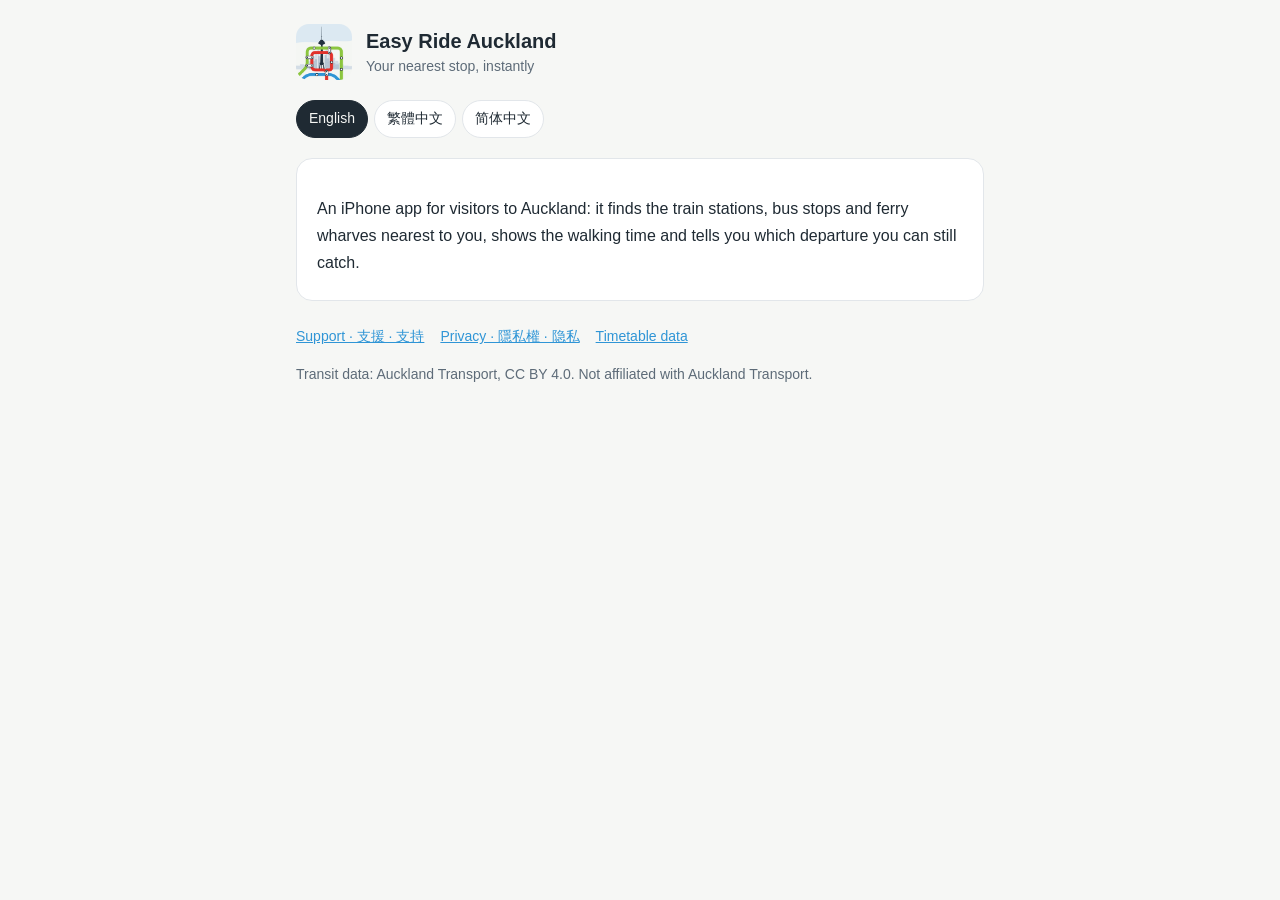
<file: index.html>
<!doctype html>
<html lang="en" data-show="en">
<head>
<meta charset="utf-8">
<meta name="viewport" content="width=device-width, initial-scale=1">
<title>Easy Ride Auckland</title>
<meta name="description" content="Find the nearest train, bus and ferry stops in Auckland, with walking time and live departures. iPhone app.">
<link rel="stylesheet" href="style.css">
<link rel="icon" href="icon.png">
<script src="lang.js"></script>
</head>
<body>
<div class="wrap">
<header>
  <img src="icon.png" alt="" width="56" height="56">
  <div>
    <h1>Easy Ride Auckland</h1>
    <p data-lang="en">Your nearest stop, instantly</p>
    <p data-lang="hant"><span class="nb">奧克蘭輕鬆搭</span> · <span class="nb">立刻知道離你最近的車站</span>－<span class="nb">奧克蘭自由行</span></p>
    <p data-lang="hans"><span class="nb">奥克兰轻松搭</span> · <span class="nb">立刻知道离你最近的车站</span>－<span class="nb">奥克兰自由行</span></p>
  </div>
</header>
<div class="langs" role="group" aria-label="Language">
  <button data-set="en">English</button><button data-set="hant">繁體中文</button><button data-set="hans">简体中文</button>
</div>
<div class="card" data-lang="en"><p>An iPhone app for visitors to Auckland: it finds the train stations, bus stops and ferry wharves nearest to you, shows the walking time and tells you which departure you can still catch.</p></div>
<div class="card" data-lang="hant"><p>給來奧克蘭的旅客用的 iPhone App：找出離你最近的火車站、巴士站和渡輪碼頭，告訴你走過去要多久、趕得上哪一班車。</p></div>
<div class="card" data-lang="hans"><p>为来奥克兰的游客设计的 iPhone App：找出离你最近的火车站、公交站和渡轮码头，告诉你走过去要多久、能赶上哪一班车。</p></div>
<nav class="links">
  <a href="support/">Support · 支援 · 支持</a>
  <a href="privacy/">Privacy · 隱私權 · 隐私</a>
  <a href="v1/manifest.json">Timetable data</a>
</nav>
<p class="muted">Transit data: Auckland Transport, CC BY 4.0. Not affiliated with Auckland Transport.</p>
</div>
</body>
</html>
</file>
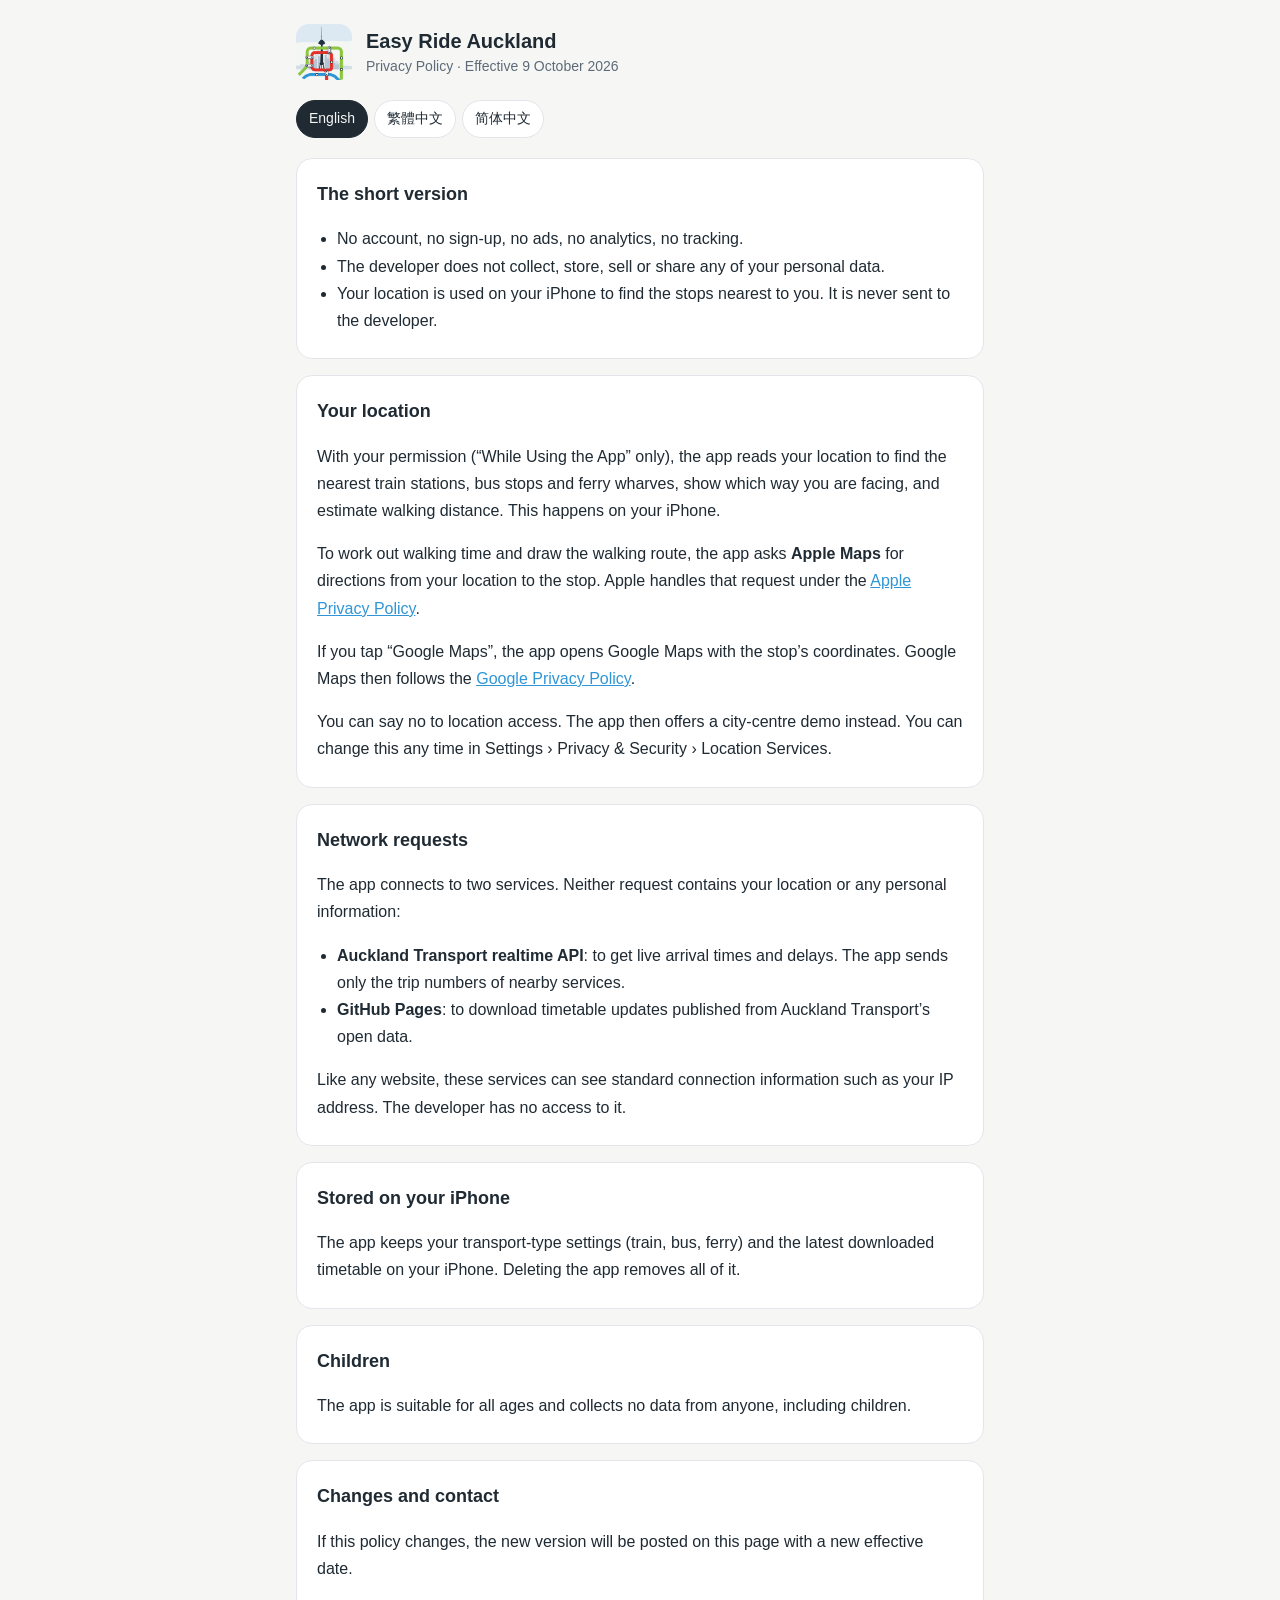
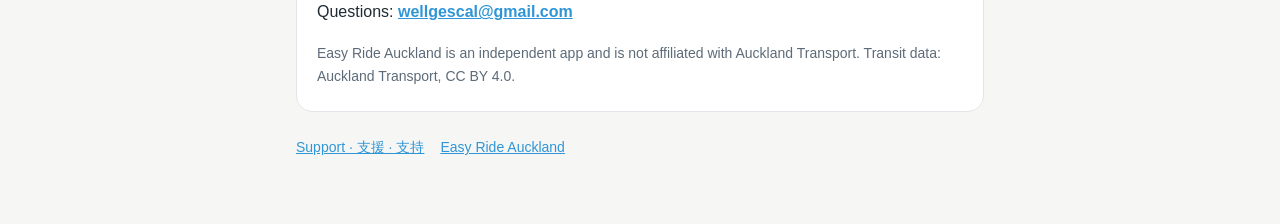
<file: privacy/index.html>
<!doctype html>
<html lang="en" data-show="en">
<head>
<meta charset="utf-8">
<meta name="viewport" content="width=device-width, initial-scale=1">
<title>Privacy Policy · Easy Ride Auckland</title>
<meta name="description" content="Privacy policy for the Easy Ride Auckland iPhone app. No accounts, no ads, no tracking.">
<link rel="stylesheet" href="../style.css">
<link rel="icon" href="../icon.png">
<script src="../lang.js"></script>
</head>
<body>
<div class="wrap">
<header>
  <img src="../icon.png" alt="" width="56" height="56">
  <div>
    <h1>Easy Ride Auckland</h1>
    <p data-lang="en">Privacy Policy · <span class="nb">Effective 9 October 2026</span></p>
    <p data-lang="hant"><span class="nb">奧克蘭輕鬆搭</span> · 隱私權政策 · <span class="nb">生效日期 2026 年 10 月 9 日</span></p>
    <p data-lang="hans"><span class="nb">奥克兰轻松搭</span> · 隐私政策 · <span class="nb">生效日期 2026 年 10 月 9 日</span></p>
  </div>
</header>
<div class="langs" role="group" aria-label="Language">
  <button data-set="en">English</button><button data-set="hant">繁體中文</button><button data-set="hans">简体中文</button>
</div>

<!-- ============ English ============ -->
<div data-lang="en">
<div class="card">
<h2>The short version</h2>
<ul>
<li>No account, no sign-up, no ads, no analytics, no tracking.</li>
<li>The developer does not collect, store, sell or share any of your personal data.</li>
<li>Your location is used on your iPhone to find the stops nearest to you. It is never sent to the developer.</li>
</ul>
</div>
<div class="card">
<h2>Your location</h2>
<p>With your permission (“While Using the App” only), the app reads your location to find the nearest train stations, bus stops and ferry wharves, show which way you are facing, and estimate walking distance. This happens on your iPhone.</p>
<p>To work out walking time and draw the walking route, the app asks <strong>Apple Maps</strong> for directions from your location to the stop. Apple handles that request under the <a href="https://www.apple.com/legal/privacy/">Apple Privacy Policy</a>.</p>
<p>If you tap “Google Maps”, the app opens Google Maps with the stop’s coordinates. Google Maps then follows the <a href="https://policies.google.com/privacy">Google Privacy Policy</a>.</p>
<p>You can say no to location access. The app then offers a city-centre demo instead. You can change this any time in Settings › Privacy &amp; Security › Location Services.</p>
</div>
<div class="card">
<h2>Network requests</h2>
<p>The app connects to two services. Neither request contains your location or any personal information:</p>
<ul>
<li><strong>Auckland Transport realtime API</strong>: to get live arrival times and delays. The app sends only the trip numbers of nearby services.</li>
<li><strong>GitHub Pages</strong>: to download timetable updates published from Auckland Transport’s open data.</li>
</ul>
<p>Like any website, these services can see standard connection information such as your IP address. The developer has no access to it.</p>
</div>
<div class="card">
<h2>Stored on your iPhone</h2>
<p>The app keeps your transport-type settings (train, bus, ferry) and the latest downloaded timetable on your iPhone. Deleting the app removes all of it.</p>
</div>
<div class="card">
<h2>Children</h2>
<p>The app is suitable for all ages and collects no data from anyone, including children.</p>
</div>
<div class="card">
<h2>Changes and contact</h2>
<p>If this policy changes, the new version will be posted on this page with a new effective date.</p>
<p>Questions: <span class="email contact">wellgescal [at] gmail [dot] com</span></p>
<p class="muted">Easy Ride Auckland is an independent app and is not affiliated with Auckland Transport. Transit data: Auckland Transport, CC BY 4.0.</p>
</div>
</div>

<!-- ============ 繁體中文 ============ -->
<div data-lang="hant">
<div class="card">
<h2>重點摘要</h2>
<ul>
<li>不用註冊帳號，沒有廣告、沒有分析工具、不追蹤你。</li>
<li>開發者不蒐集、不儲存、不販賣、也不分享你的任何個人資料。</li>
<li>你的位置只在 iPhone 上用來找離你最近的車站，不會傳給開發者。</li>
</ul>
</div>
<div class="card">
<h2>你的位置</h2>
<p>經你同意（僅限「使用 App 期間」）後，App 會讀取你的位置，用來找出最近的火車站、巴士站與渡輪碼頭、顯示你面向的方向，並估算步行距離。這些都在你的 iPhone 上進行。</p>
<p>為了計算步行時間並畫出步行路線，App 會向 <strong>Apple 地圖</strong>查詢從你的位置到車站的路線，由 Apple 依 <a href="https://www.apple.com/legal/privacy/">Apple 隱私權政策</a>處理。</p>
<p>如果你點「Google 地圖」，App 會帶著車站座標打開 Google 地圖，之後依 <a href="https://policies.google.com/privacy">Google 隱私權政策</a>處理。</p>
<p>你可以不給定位權限，App 會改用市中心示範位置。之後隨時可以到「設定 › 隱私權與安全性 › 定位服務」修改。</p>
</div>
<div class="card">
<h2>網路連線</h2>
<p>App 只會連到以下兩個服務，傳送的內容都不含你的位置或任何個人資料：</p>
<ul>
<li><strong>Auckland Transport 即時資料</strong>：取得即時到站時間與誤點。App 只送出附近班次的班次編號。</li>
<li><strong>GitHub Pages</strong>：下載由 Auckland Transport 開放資料產生的時刻表更新。</li>
</ul>
<p>和瀏覽任何網站一樣，這些服務會看到一般連線資訊（例如 IP 位址），開發者無法取得這些資訊。</p>
</div>
<div class="card">
<h2>存在你 iPhone 上的資料</h2>
<p>App 會在你的 iPhone 上保存交通工具的開關設定（火車、巴士、渡輪）以及最新下載的時刻表。刪除 App 即全部清除。</p>
</div>
<div class="card">
<h2>兒童</h2>
<p>本 App 適合所有年齡使用，不向任何人（包括兒童）蒐集資料。</p>
</div>
<div class="card">
<h2>政策變更與聯絡方式</h2>
<p>本政策若有變更，會在這一頁公布新版本並更新生效日期。</p>
<p>有任何問題：<span class="email contact">wellgescal [at] gmail [dot] com</span></p>
<p class="muted">奧克蘭輕鬆搭是獨立開發的 App，與 Auckland Transport 沒有關係。交通資料來源：Auckland Transport（CC BY 4.0）。</p>
</div>
</div>

<!-- ============ 简体中文 ============ -->
<div data-lang="hans">
<div class="card">
<h2>要点</h2>
<ul>
<li>无需注册账号，没有广告、没有统计分析、不追踪你。</li>
<li>开发者不收集、不存储、不出售、也不分享你的任何个人信息。</li>
<li>你的位置只在 iPhone 上用来查找离你最近的车站，不会发送给开发者。</li>
</ul>
</div>
<div class="card">
<h2>你的位置</h2>
<p>经你允许（仅限“使用 App 期间”）后，App 会读取你的位置，用来查找最近的火车站、公交站和渡轮码头，显示你面向的方向，并估算步行距离。这些都在你的 iPhone 上完成。</p>
<p>为了计算步行时间并显示步行路线，App 会向 <strong>Apple 地图</strong>查询从你的位置到车站的路线，由 Apple 按照 <a href="https://www.apple.com/legal/privacy/">Apple 隐私政策</a>处理。</p>
<p>如果你点击“Google 地图”，App 会带着车站坐标打开 Google 地图，之后按照 <a href="https://policies.google.com/privacy">Google 隐私政策</a>处理。</p>
<p>你可以不开启定位，App 会改用市中心演示位置。之后随时可以在“设置 › 隐私与安全性 › 定位服务”中修改。</p>
</div>
<div class="card">
<h2>网络请求</h2>
<p>App 只会连接以下两个服务，发送的内容都不包含你的位置或任何个人信息：</p>
<ul>
<li><strong>Auckland Transport 实时数据</strong>：获取实时到站时间和晚点信息。App 只发送附近班次的编号。</li>
<li><strong>GitHub Pages</strong>：下载根据 Auckland Transport 开放数据生成的时刻表更新。</li>
</ul>
<p>和访问任何网站一样，这些服务会看到一般连接信息（例如 IP 地址），开发者无法获取这些信息。</p>
</div>
<div class="card">
<h2>保存在你 iPhone 上的数据</h2>
<p>App 会在你的 iPhone 上保存交通方式的开关设置（火车、公交、渡轮）以及最新下载的时刻表。删除 App 即全部清除。</p>
</div>
<div class="card">
<h2>儿童</h2>
<p>本 App 适合所有年龄使用，不向任何人（包括儿童）收集数据。</p>
</div>
<div class="card">
<h2>政策变更与联系方式</h2>
<p>本政策如有变更，会在本页公布新版本并更新生效日期。</p>
<p>如有任何问题：<span class="email contact">wellgescal [at] gmail [dot] com</span></p>
<p class="muted">奥克兰轻松搭是独立开发的 App，与 Auckland Transport 没有关联。交通数据来源：Auckland Transport（CC BY 4.0）。</p>
</div>
</div>

<nav class="links">
  <a href="../support/">Support · 支援 · 支持</a>
  <a href="../">Easy Ride Auckland</a>
</nav>
</div>
</body>
</html>
</file>
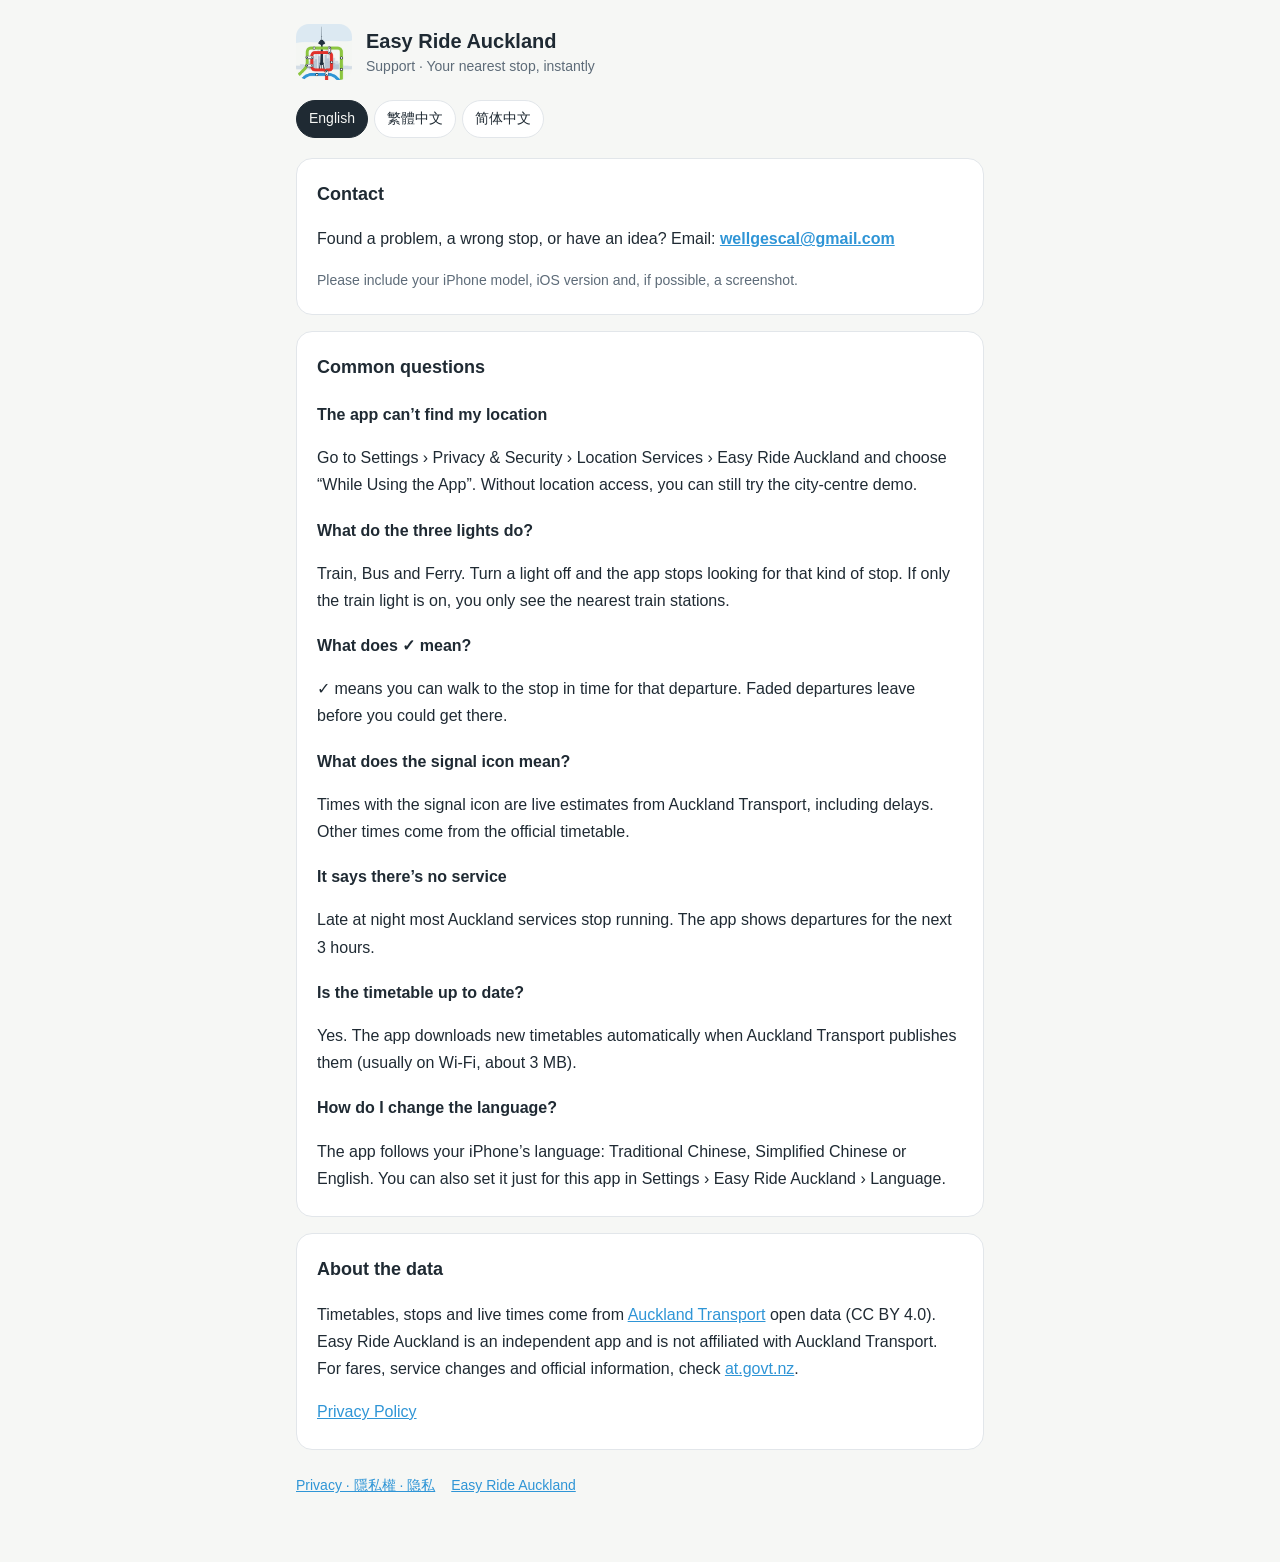
<file: support/index.html>
<!doctype html>
<html lang="en" data-show="en">
<head>
<meta charset="utf-8">
<meta name="viewport" content="width=device-width, initial-scale=1">
<title>Support · Easy Ride Auckland</title>
<meta name="description" content="Help and contact for the Easy Ride Auckland iPhone app: find the nearest train, bus and ferry stops in Auckland.">
<link rel="stylesheet" href="../style.css">
<link rel="icon" href="../icon.png">
<script src="../lang.js"></script>
</head>
<body>
<div class="wrap">
<header>
  <img src="../icon.png" alt="" width="56" height="56">
  <div>
    <h1>Easy Ride Auckland</h1>
    <p data-lang="en">Support · Your nearest stop, instantly</p>
    <p data-lang="hant"><span class="nb">奧克蘭輕鬆搭</span> · 支援 · <span class="nb">立刻知道離你最近的車站</span>－<span class="nb">奧克蘭自由行</span></p>
    <p data-lang="hans"><span class="nb">奥克兰轻松搭</span> · 支持 · <span class="nb">立刻知道离你最近的车站</span>－<span class="nb">奥克兰自由行</span></p>
  </div>
</header>
<div class="langs" role="group" aria-label="Language">
  <button data-set="en">English</button><button data-set="hant">繁體中文</button><button data-set="hans">简体中文</button>
</div>

<!-- ============ English ============ -->
<div data-lang="en">
<div class="card">
<h2>Contact</h2>
<p>Found a problem, a wrong stop, or have an idea? Email: <span class="email contact">wellgescal [at] gmail [dot] com</span></p>
<p class="muted">Please include your iPhone model, iOS version and, if possible, a screenshot.</p>
</div>
<div class="card">
<h2>Common questions</h2>
<h3>The app can’t find my location</h3>
<p>Go to Settings › Privacy &amp; Security › Location Services › Easy Ride Auckland and choose “While Using the App”. Without location access, you can still try the city-centre demo.</p>
<h3>What do the three lights do?</h3>
<p>Train, Bus and Ferry. Turn a light off and the app stops looking for that kind of stop. If only the train light is on, you only see the nearest train stations.</p>
<h3>What does ✓ mean?</h3>
<p>✓ means you can walk to the stop in time for that departure. Faded departures leave before you could get there.</p>
<h3>What does the signal icon mean?</h3>
<p>Times with the signal icon are live estimates from Auckland Transport, including delays. Other times come from the official timetable.</p>
<h3>It says there’s no service</h3>
<p>Late at night most Auckland services stop running. The app shows departures for the next 3 hours.</p>
<h3>Is the timetable up to date?</h3>
<p>Yes. The app downloads new timetables automatically when Auckland Transport publishes them (usually on Wi-Fi, about 3 MB).</p>
<h3>How do I change the language?</h3>
<p>The app follows your iPhone’s language: Traditional Chinese, Simplified Chinese or English. You can also set it just for this app in Settings › Easy Ride Auckland › Language.</p>
</div>
<div class="card">
<h2>About the data</h2>
<p>Timetables, stops and live times come from <a href="https://at.govt.nz/about-us/at-data-sources/">Auckland Transport</a> open data (CC BY 4.0). Easy Ride Auckland is an independent app and is not affiliated with Auckland Transport. For fares, service changes and official information, check <a href="https://at.govt.nz">at.govt.nz</a>.</p>
<p><a href="../privacy/">Privacy Policy</a></p>
</div>
</div>

<!-- ============ 繁體中文 ============ -->
<div data-lang="hant">
<div class="card">
<h2>聯絡我們</h2>
<p>發現問題、站點有錯，或有任何建議，請寄信到：<span class="email contact">wellgescal [at] gmail [dot] com</span></p>
<p class="muted">來信時請附上 iPhone 型號、iOS 版本，可以的話附一張截圖。</p>
</div>
<div class="card">
<h2>常見問題</h2>
<h3>App 找不到我的位置</h3>
<p>到「設定 › 隱私權與安全性 › 定位服務 › 奧克蘭輕鬆搭」，選「使用 App 期間」。沒有開定位也可以先用市中心示範。</p>
<h3>三顆燈是什麼？</h3>
<p>分別是火車、巴士、渡輪。關掉一顆燈，就不找那種車站。只亮火車，就只顯示最近的火車站。</p>
<h3>✓ 是什麼意思？</h3>
<p>✓ 表示現在走過去趕得上這班車。變淡的班次表示走過去會來不及。</p>
<h3>訊號圖示是什麼意思？</h3>
<p>有訊號圖示的時間，是 Auckland Transport 的即時預估（含誤點）；沒有的是官方表定時間。</p>
<h3>顯示沒有班次</h3>
<p>奧克蘭深夜大部分路線都收班了。App 會顯示接下來 3 小時內的班次。</p>
<h3>時刻表是最新的嗎？</h3>
<p>是。Auckland Transport 發布新時刻表後，App 會自動下載更新（通常在 Wi-Fi 下，約 3 MB）。</p>
<h3>怎麼換語言？</h3>
<p>App 會跟著 iPhone 的語言顯示繁體中文、簡體中文或英文。也可以到「設定 › 奧克蘭輕鬆搭 › 語言」單獨設定。</p>
</div>
<div class="card">
<h2>關於資料</h2>
<p>時刻表、站點與即時資料來自 <a href="https://at.govt.nz/about-us/at-data-sources/">Auckland Transport</a> 開放資料（CC BY 4.0）。奧克蘭輕鬆搭是獨立開發的 App，與 Auckland Transport 沒有關係。票價、路線異動等官方資訊，請以 <a href="https://at.govt.nz">at.govt.nz</a> 為準。</p>
<p><a href="../privacy/">隱私權政策</a></p>
</div>
</div>

<!-- ============ 简体中文 ============ -->
<div data-lang="hans">
<div class="card">
<h2>联系我们</h2>
<p>发现问题、站点有误，或有任何建议，请发邮件到：<span class="email contact">wellgescal [at] gmail [dot] com</span></p>
<p class="muted">来信时请附上 iPhone 型号、iOS 版本，如果可以，附一张截图。</p>
</div>
<div class="card">
<h2>常见问题</h2>
<h3>App 找不到我的位置</h3>
<p>前往“设置 › 隐私与安全性 › 定位服务 › 奥克兰轻松搭”，选择“使用 App 期间”。没有开启定位也可以先用市中心演示。</p>
<h3>三个开关是什么？</h3>
<p>分别是火车、公交、渡轮。关掉一个，就不查找那类车站。只开火车，就只显示最近的火车站。</p>
<h3>✓ 是什么意思？</h3>
<p>✓ 表示现在走过去能赶上这班车。变淡的班次表示走过去会来不及。</p>
<h3>信号图标是什么意思？</h3>
<p>带信号图标的时间是 Auckland Transport 的实时预计（含晚点）；不带的是官方时刻表时间。</p>
<h3>显示没有班次</h3>
<p>奥克兰深夜大部分线路都已停运。App 显示接下来 3 小时内的班次。</p>
<h3>时刻表是最新的吗？</h3>
<p>是的。Auckland Transport 发布新时刻表后，App 会自动下载更新（通常在 Wi-Fi 下，约 3 MB）。</p>
<h3>怎么切换语言？</h3>
<p>App 会跟随 iPhone 的语言显示繁体中文、简体中文或英文。也可以在“设置 › 奥克兰轻松搭 › 语言”中单独设置。</p>
</div>
<div class="card">
<h2>关于数据</h2>
<p>时刻表、站点和实时数据来自 <a href="https://at.govt.nz/about-us/at-data-sources/">Auckland Transport</a> 开放数据（CC BY 4.0）。奥克兰轻松搭是独立开发的 App，与 Auckland Transport 没有关联。票价、线路变更等官方信息，请以 <a href="https://at.govt.nz">at.govt.nz</a> 为准。</p>
<p><a href="../privacy/">隐私政策</a></p>
</div>
</div>

<nav class="links">
  <a href="../privacy/">Privacy · 隱私權 · 隐私</a>
  <a href="../">Easy Ride Auckland</a>
</nav>
</div>
</body>
</html>
</file>
<file: style.css>
:root{--bg:#F6F7F5;--card:#FFFFFF;--ink:#1F2A33;--muted:#5D6B78;--line:#E2E6EA;--accent:#2F95D6;--green:#5E9E2A;--red:#E2312B}
@media (prefers-color-scheme:dark){:root{--bg:#14191E;--card:#1C232A;--ink:#E8EDF1;--muted:#9AA8B5;--line:#2C353E;--accent:#5DB3EA}}
*{box-sizing:border-box}
body{margin:0;background:var(--bg);color:var(--ink);font:16px/1.7 -apple-system,BlinkMacSystemFont,"Segoe UI","PingFang TC","PingFang SC","Noto Sans TC","Noto Sans SC",sans-serif;-webkit-text-size-adjust:100%}
.wrap{max-width:720px;margin:0 auto;padding:24px 16px 64px}
header{display:flex;align-items:center;gap:14px;margin-bottom:20px}
header img{width:56px;height:56px;border-radius:13px;flex:none}
header h1{font-size:20px;line-height:1.3;margin:0}
header p{margin:2px 0 0;color:var(--muted);font-size:14px}
.langs{display:flex;gap:6px;flex-wrap:wrap;margin:0 0 20px}
.langs button{font:inherit;font-size:14px;padding:6px 12px;border-radius:999px;border:1px solid var(--line);background:var(--card);color:var(--ink);cursor:pointer}
.langs button[aria-pressed=true]{background:var(--ink);color:var(--bg);border-color:var(--ink)}
.card{background:var(--card);border:1px solid var(--line);border-radius:16px;padding:20px 20px 8px;margin-bottom:16px}
h2{font-size:18px;margin:0 0 8px}
h3{font-size:16px;margin:18px 0 4px}
p,li{color:var(--ink)}
.muted{color:var(--muted);font-size:14px}
ul{padding-left:20px}
a{color:var(--accent)}
.contact{font-weight:600;word-break:break-all}
nav.links{display:flex;gap:16px;flex-wrap:wrap;margin-top:24px;font-size:14px}
[data-lang]{display:none}
html[data-show=en] [data-lang=en],html[data-show=hant] [data-lang=hant],html[data-show=hans] [data-lang=hans]{display:block}
.nb{white-space:nowrap}
header p{line-height:1.5}
</file>
